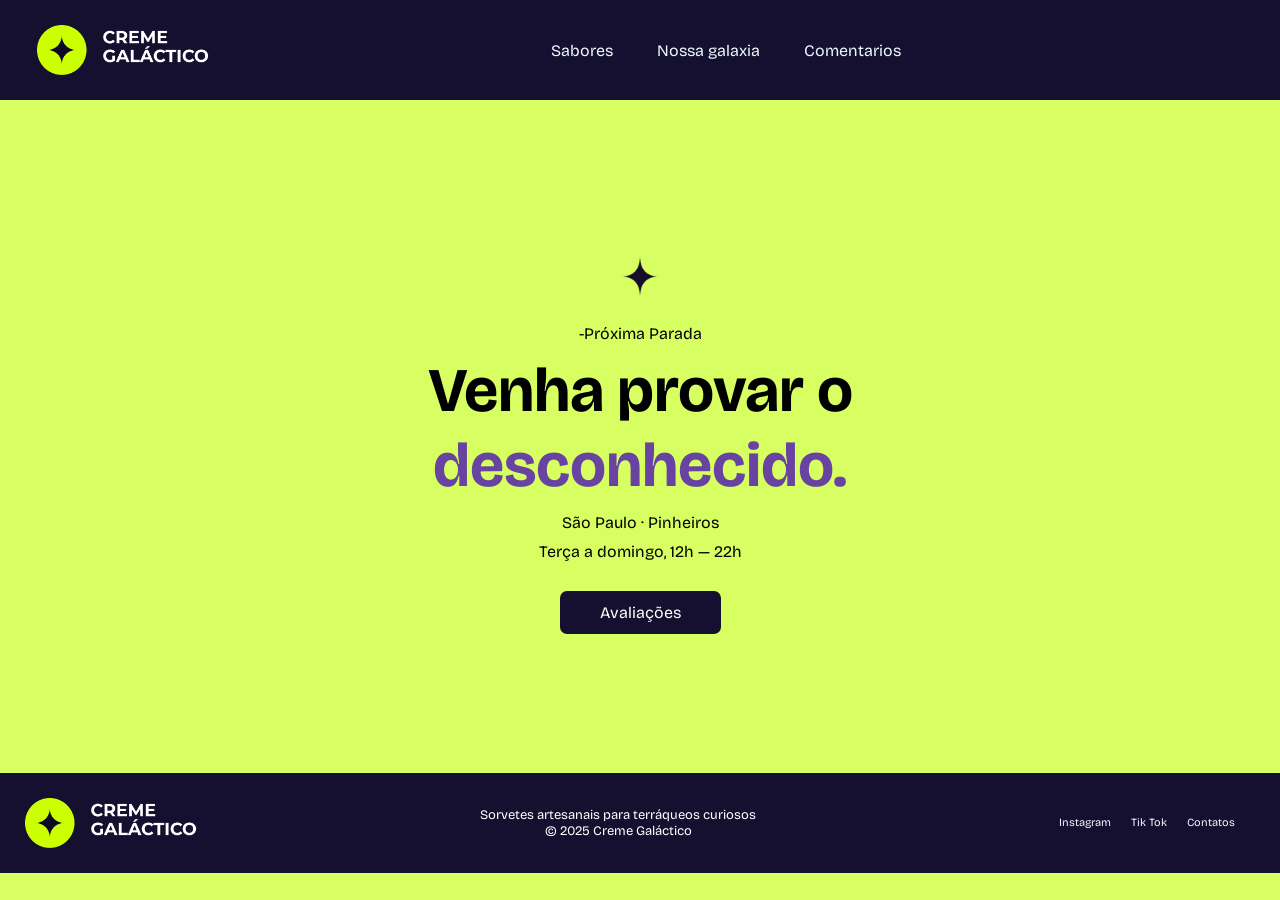
<file: penutima pagina/index.html>
<!DOCTYPE html>
<html lang="pt-br">

<head>
  <meta charset="UTF-8">
  <meta name="viewport" content="width=device-width, initial-scale=1.0">
  <title>creme galactico</title>
  <link rel="stylesheet" href="style.css">
  <link rel="preconnect" href="https://fonts.googleapis.com">
  <link rel="preconnect" href="https://fonts.gstatic.com" crossorigin>
  <link href="https://fonts.googleapis.com/css2?family=Bricolage+Grotesque:opsz,wght@12..96,200..800&display=swap"
    rel="stylesheet">
  <link rel="preconnect" href="https://fonts.googleapis.com">
  <link rel="preconnect" href="https://fonts.gstatic.com" crossorigin>
  <link
    href="https://fonts.googleapis.com/css2?family=Bricolage+Grotesque:opsz,wght@12..96,200..800&family=DM+Sans:ital,opsz,wght@0,9..40,100..1000;1,9..40,100..1000&display=swap"
    rel="stylesheet">
</head>

<body>

  <header class="header_cabecalho_3">
    <div class="cabecalho_3">
      <img src="../img/Group 17.png" alt="">
      <nav class="box_container_3">
        <a href="">Sabores</a>
        <a href="">Nossa galaxia</a>
        <a href="">Comentarios</a>
      </nav>

      <nav class="sorvete">
        <svg xmlns="http://www.w3.org/2000/svg"
          viewBox="0 0 640 640"><!--!Font Awesome Free 7.3.1 by @fontawesome - https://fontawesome.com License - https://fontawesome.com/license/free Copyright 2026 Fonticons, Inc.-->
          <path
            d="M463.1 224C463.7 218.7 464 213.4 464 208C464 128.5 399.5 64 320 64C240.5 64 176 128.5 176 208C176 213.4 176.3 218.7 176.9 224L176 224C149.5 224 128 245.5 128 272C128 298.5 149.5 320 176 320L464 320C490.5 320 512 298.5 512 272C512 245.5 490.5 224 464 224L463.1 224zM192 368L297.2 593.5C301.3 602.3 310.2 608 320 608C329.8 608 338.6 602.3 342.8 593.5L448 368L192 368z" />
        </svg>
      </nav>
    </div>
  </header>

  <section class="container3">

    <div class="info_container3">
      <div class="box3">
        <img class="img3" src="../img/Code_Generated_Image - Editado.png" alt="estrela">
        <p class="p1">-Próxima Parada</p>
        <h2>Venha provar o<span class="colorido">desconhecido.</span></h2>
        <p class="p2">São Paulo · Pinheiros <br></p>
        <p class="p3">Terça a domingo, 12h — 22h</p>
        <a href="../img/circle-arrow-right-solid-full.svg"> Avaliações</a>
      </div>
    </div>

  </section>

  <footer>
    <div class="footer_banner3">
      <img src="../img/Group 17.png" alt="">


      <span>Sorvetes artesanais para terráqueos curiosos <br><span>© 2025 Creme Galáctico</span></span>

      <nav class="box_info3">
        <a href="">Instagram</a>
        <a href="">Tik Tok</a>
        <a href="">Contatos</a>
      </nav>
    </div>
  </footer>
</body>

</html>
</file>
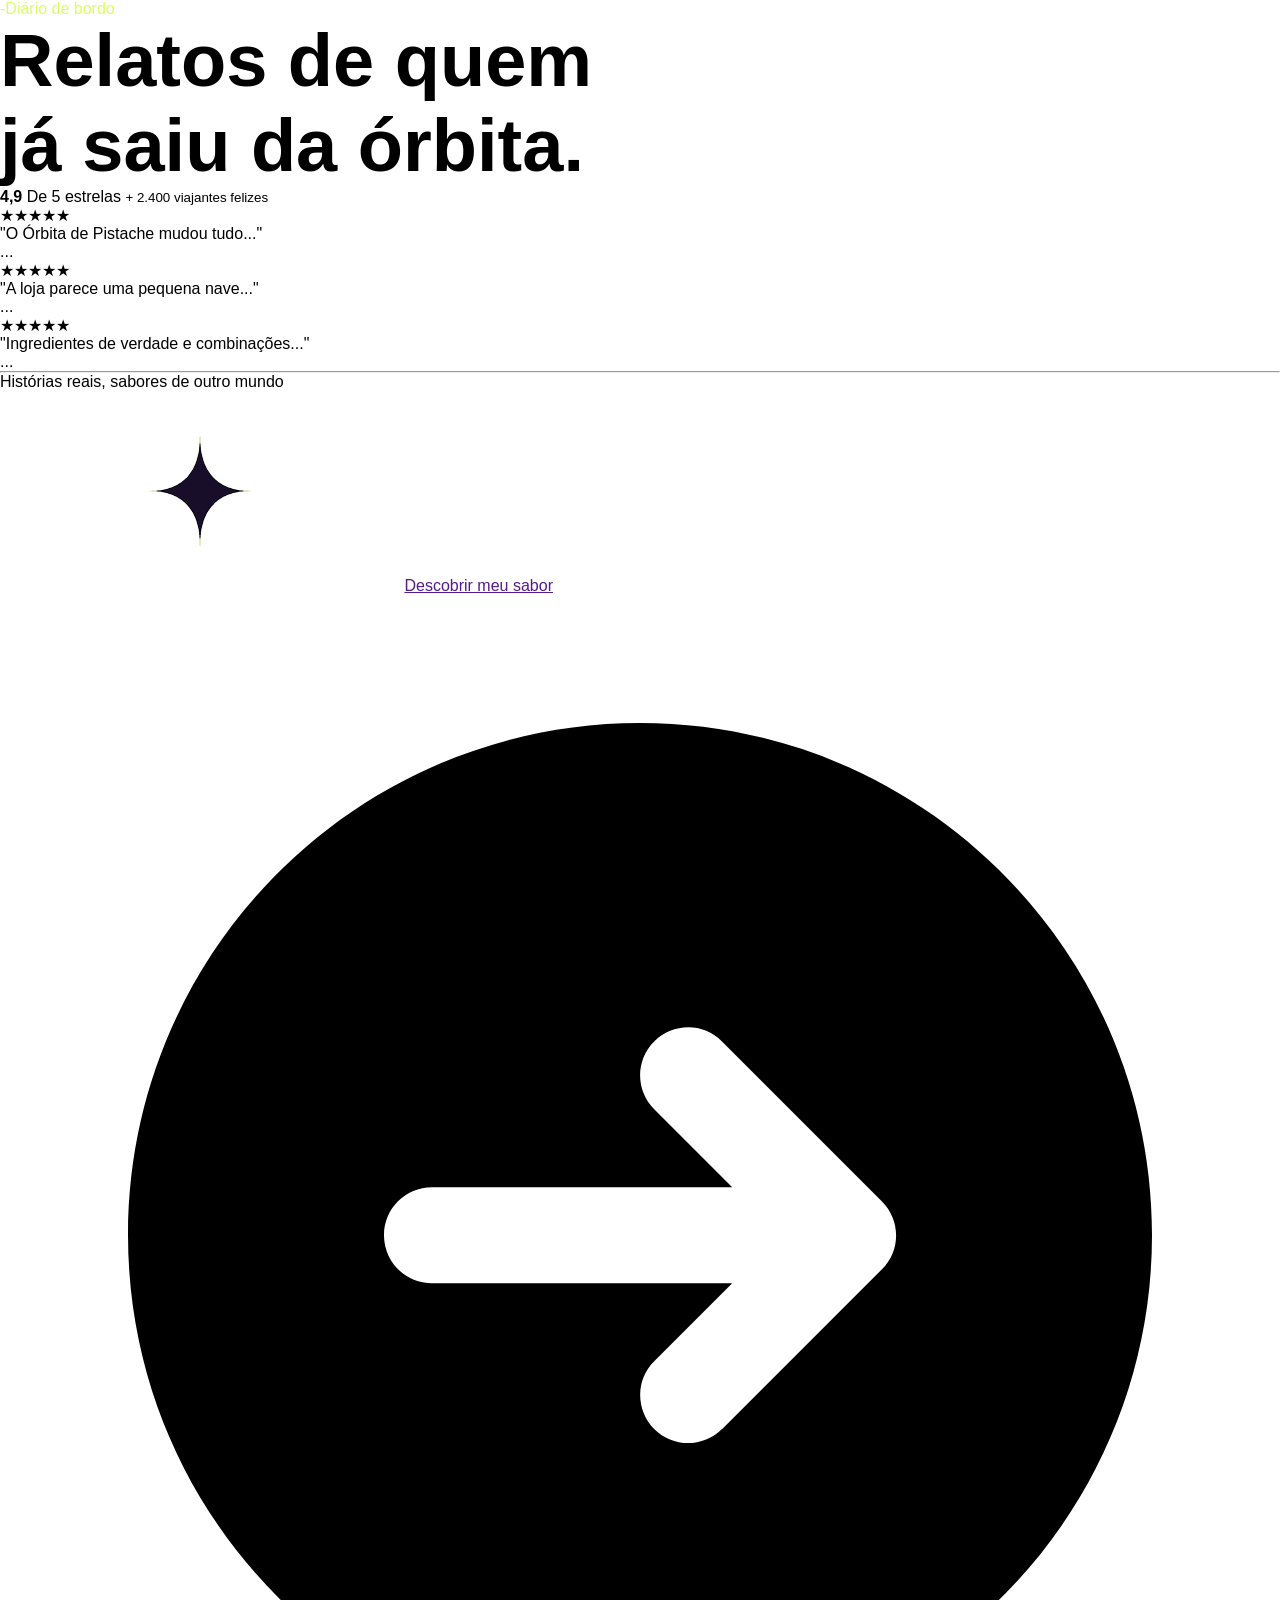
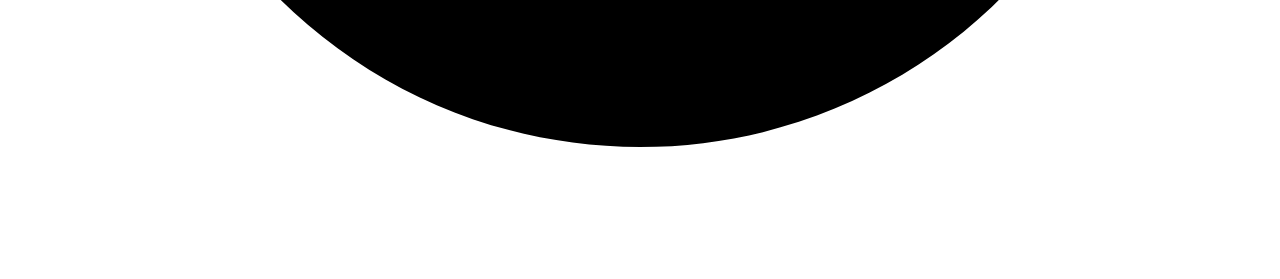
<file: ultima pagina/index.htm>
<!DOCTYPE html>
<html lang="pt-br">

<head>
    <meta charset="UTF-8">
    <meta name="viewport" content="width=device-width, initial-scale=1.0">
    <title>Creme galactico</title>
    <link rel="stylesheet" href="style.css">
</head>

<body>
    <section class="box_text4">
        <div class="text4">
            <p>-Diário de bordo</p>
            <h2>Relatos de quem <br>
                já saiu da <span>órbita.</h2></span> 
                    
        </div>

    </section>
    <section class="box_comentarios">
<div class="box_text">

    <div class="number4">
        <b> 4,9</b>
        <span>De 5 estrelas</span>
        <small>+ 2.400 viajantes felizes</small>
    </div>
</div>

<div class="box_container_text4">
    <p class="estrelas">★★★★★</p>
    <p>"O Órbita de Pistache mudou tudo..."</p>
    <div class="autor">...</div>
</div>

<div class="box4">
    <p class="estrelas">★★★★★</p>
    <p>"A loja parece uma pequena nave..."</p>
    <div class="autor">...</div>
</div>

<div class="card-depoimento">
      <p class="estrelas">★★★★★</p>
      <p>"Ingredientes de verdade e combinações..."</p>
      <div class="autor">...</div>

</div>
<hr>
<div class="final">
    <p>Histórias reais, sabores de outro mundo</p>
    <img src="../img/Code_Generated_Image - Editado.png" alt="estrela">
    <a href="">Descobrir meu sabor</a>
    <img src="../img/circle-arrow-right-solid-full.svg" alt=" seta">
</div>
    </section>
</body>

</html>
</file>
<file: penutima pagina/style.css>
* {
    margin: 0;
    padding: 0;
    box-sizing: border-box;
    font-family: "Bricolage Grotesque", sans-serif;
}


.header_cabecalho_3 {
    background-color: #15102f;
    display: flex;
    width: 100%;
    height: 100px;
    padding: 18px;
}


.cabecalho_3 {
    /* background-color: aqua; */
    display: flex;
    align-items: center;
    margin: 0 auto;
    width: 97%;
    justify-content: space-between;
}

.footer_banner3 img,
.cabecalho_3 img {
    width: 172px;

}

.box_container_3 {
    display: flex;
    justify-content: space-between;
    width: 70%;
    max-width: 350px;
}


.box_container_3 a {
    color: aliceblue;
    text-decoration: none;
}


.sorvete svg {
    height: 74px;
    fill: #d7ff62;
    width: 134px;
    display: none
}

body {

    background-color: #d7ff62;
    width: 100%;
}

.box3 {
    margin: 139px 0;
    display: flex;
    flex-direction: column;
    align-items: center;
    gap: 10px;

}

.box3 h2 {
    display: flex;
    flex-direction: column;
    justify-content: space-between;
    align-items: center;
    font-size: 62px;

}

.img3 {
    width: 150px;

}


.p1 {
    display: flex;
    justify-content: space-around;
}


.p2 {
    display: flex;
    justify-content: space-around;
    font-family: "Bricolage Grotesque", sans-serif;
}

.p3 {
    display: flex;
    justify-content: space-around;
    font-family: "Bricolage Grotesque", sans-serif;
}

.box3 a {
    margin-top: 20px;
    background-color: #15102f;
    border-radius: 7px;
    color: #ffffff;
    padding: 12px 40px;
    justify-content: space-around;
    border: none;
    text-decoration: none;
}





/* --------------FINAL------------------ */

footer {
    background-color: #15102f;
    /* height: 100px; */
}

.box_info3 {
    display: flex;
    justify-content: space-evenly;
    max-width: 406px;
    font-size: 11px;
    padding: 10px;

}


.footer_banner3 {
    color: #ffffff;
    padding: 25px;
    display: flex;
    justify-content: space-between;
    align-items: center;
    height: 100%;
}

.footer_banner3 span {}

.box_info3 a {
    color: aliceblue;
    text-decoration: none;
    margin: 0px 10px;
}


.footer_banner3 span {
    text-align: center;
    font-size: 13px;
}

.colorido {
    color: #6943a1;
}



/* ------------media-------------- */
@media (max-width: 768px) {

    .header_cabecalho_3 {
        width: 100%;

    }

    .box_container_3 a {
        padding: 0px;
        margin-left: 138px;
        margin: 6px;
        font-size: 14px;
    }

    .box3 h2 {
        font-size: 41px;
        text-align: center;
    }

    .p1 {
        font-size: 17px;


    }

    .p2 {
        font-size: 16px;
    }

    .p3 {
        font-size: 16px;
    }

    .box3 a {
        margin-top: 0px;
        border-radius: 17px;
        color: #ffffff;
        padding: 8px 19px;
        width: 115px;
    }



    .img3 {
        width: 150px;
    }


    /* ---------footer------- */

    .footer_banner3 {
        flex-direction: column;

    }


    .footer_banner3 span {
        margin: 19px;
    }

    .sorvete svg {
        display: flex;
        max-width: 95px;
        height: 64px;
    }



    .box_container_3 a {
        display: none;
    }
}
</file>
<file: ultima pagina/style.css>
* {
    margin: 0;
    padding: 0;
    box-sizing: border-box;
    font-family: "Bricolage Grotesque", sans-serif;
}



body {

    /* background-color: #6943a1; */
    width: 100%;
}

.text4 p{
    color: #d7ff62;


}
 
.text4 h2{
    font-size: 74px;
}
</file>
